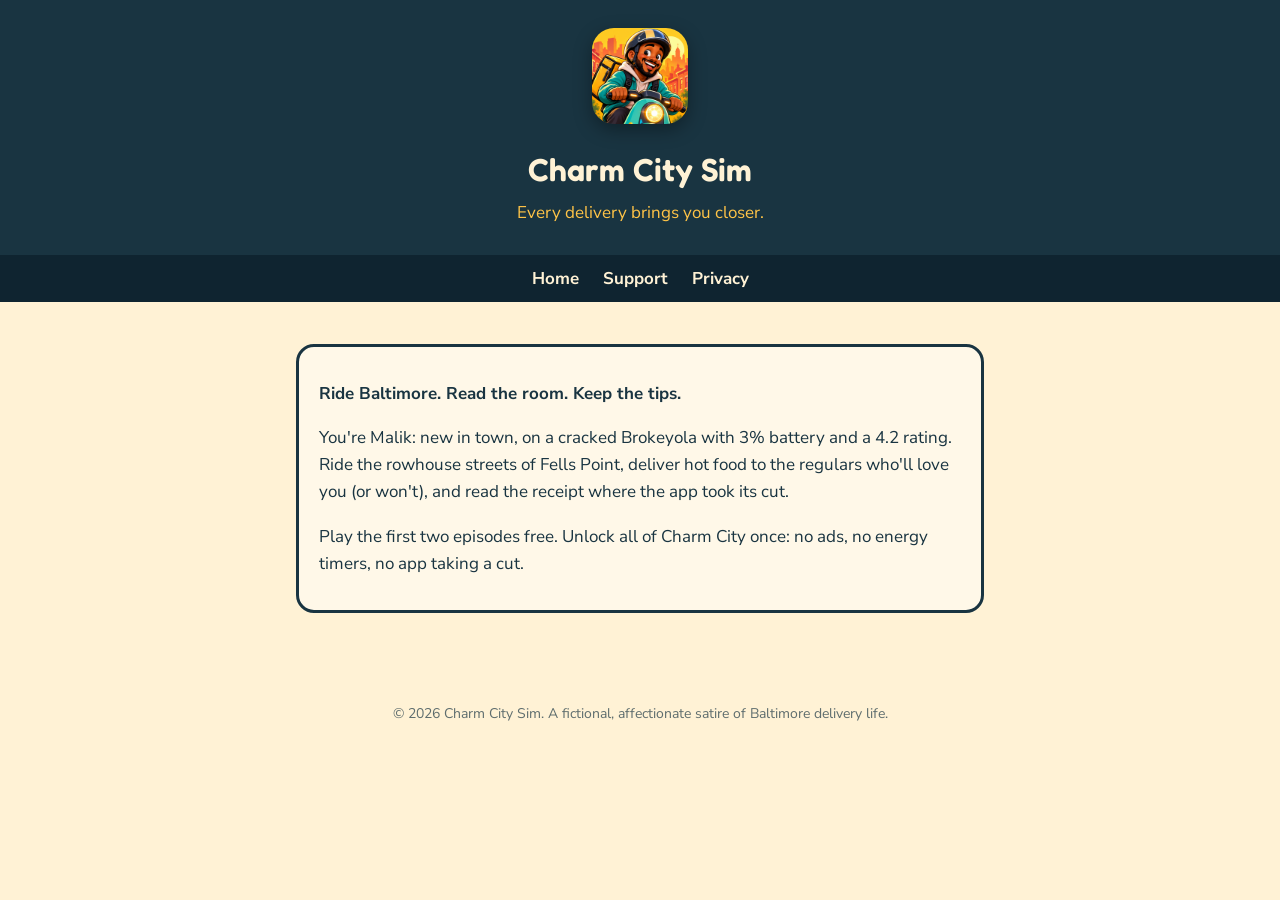
<file: index.html>
<!doctype html>
<html lang="en"><head><meta charset="utf-8"><meta name="viewport" content="width=device-width, initial-scale=1">
<title>Charm City Sim</title><link rel="icon" href="./assets/favicon.png">
<link rel="preconnect" href="https://fonts.googleapis.com"><link href="https://fonts.googleapis.com/css2?family=Fredoka:wght@600&family=Nunito+Sans:wght@400;700&display=swap" rel="stylesheet">
<link rel="stylesheet" href="./assets/site.css"></head><body>
<header><img src="./assets/icon-256.png" alt="Charm City Sim app icon"><h1>Charm City Sim</h1><p>Every delivery brings you closer.</p></header>
<nav><a href="./">Home</a><a href="./support/">Support</a><a href="./privacy/">Privacy</a></nav>
<main>
<div class="card"><p><strong>Ride Baltimore. Read the room. Keep the tips.</strong></p>
<p>You're Malik: new in town, on a cracked Brokeyola with 3% battery and a 4.2 rating. Ride the rowhouse streets of Fells Point, deliver hot food to the regulars who'll love you (or won't), and read the receipt where the app took its cut.</p>
<p>Play the first two episodes free. Unlock all of Charm City once: no ads, no energy timers, no app taking a cut.</p></div>
</main><footer>© 2026 Charm City Sim. A fictional, affectionate satire of Baltimore delivery life.</footer></body></html>
</file>
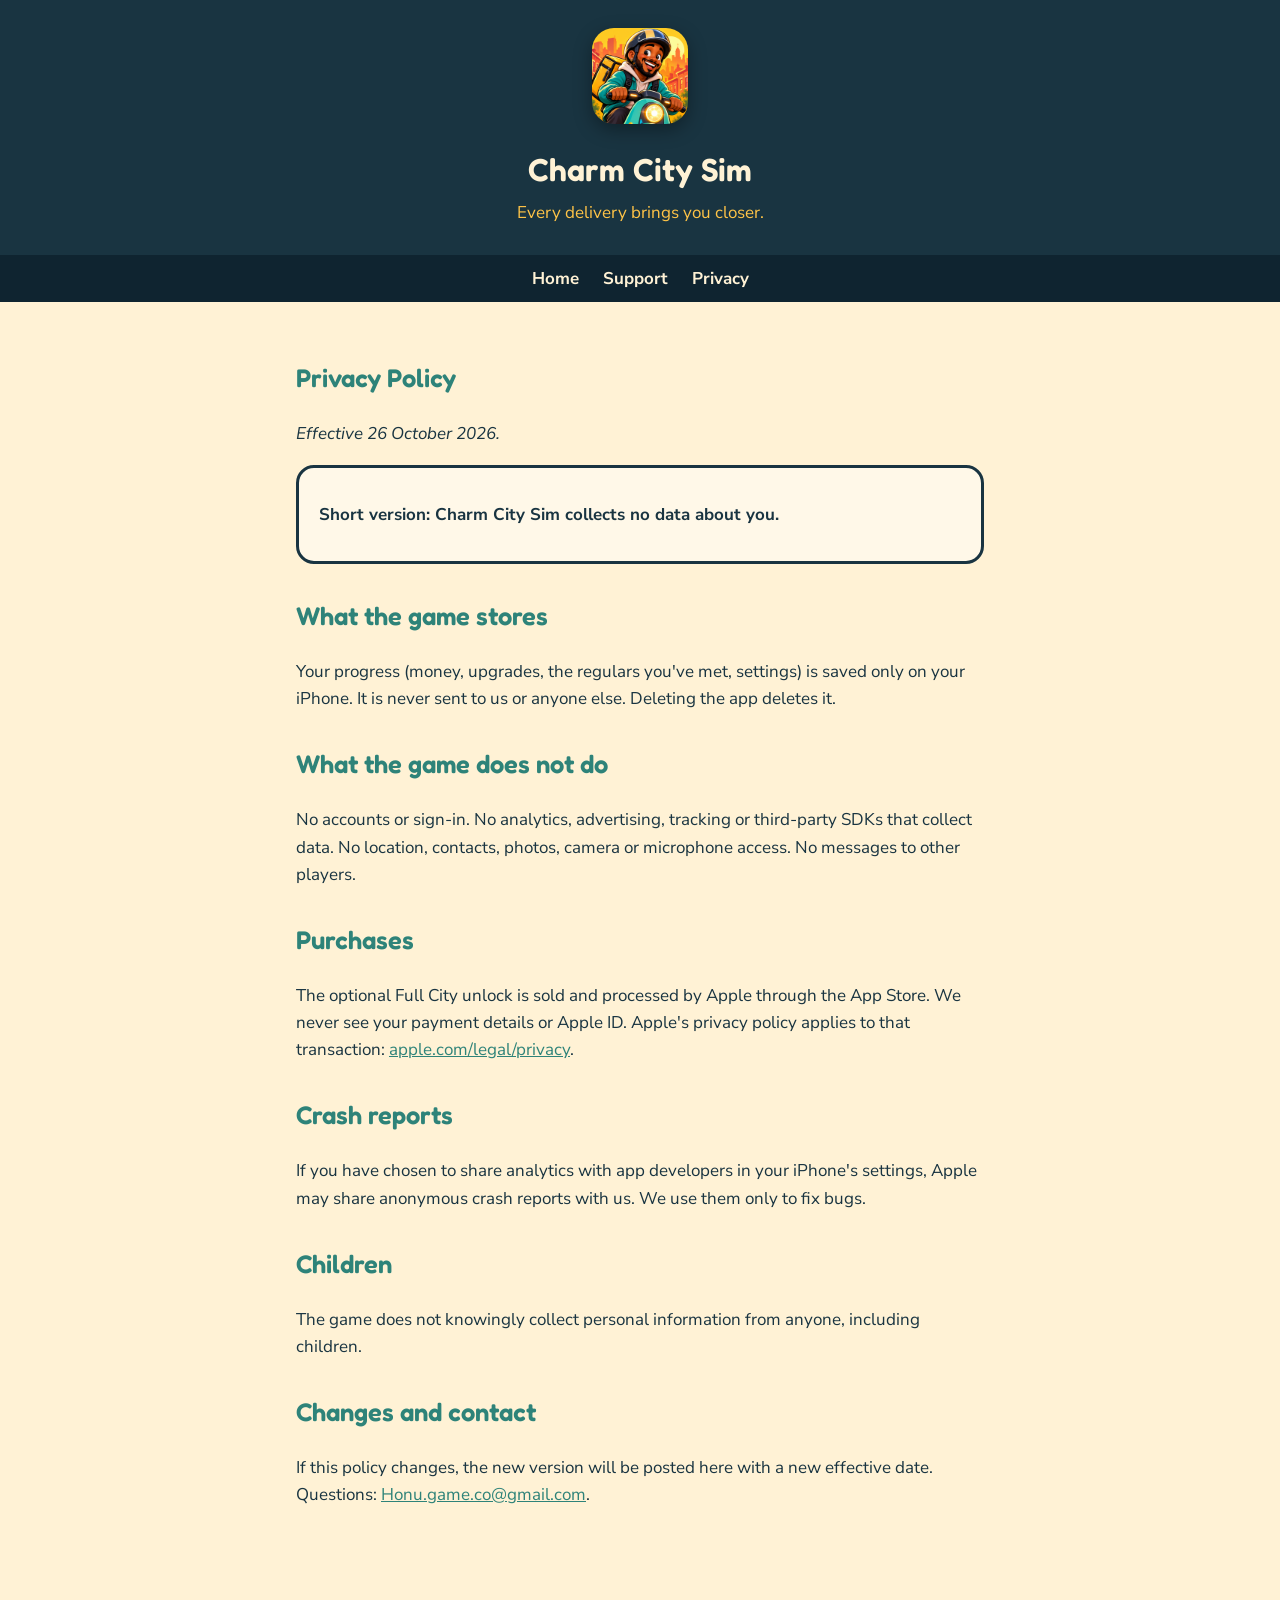
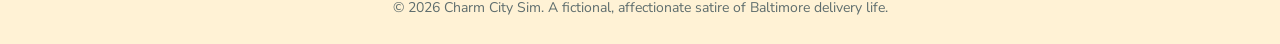
<file: privacy/index.html>
<!doctype html>
<html lang="en"><head><meta charset="utf-8"><meta name="viewport" content="width=device-width, initial-scale=1">
<title>Privacy Policy · Charm City Sim</title><link rel="icon" href="../assets/favicon.png">
<link rel="preconnect" href="https://fonts.googleapis.com"><link href="https://fonts.googleapis.com/css2?family=Fredoka:wght@600&family=Nunito+Sans:wght@400;700&display=swap" rel="stylesheet">
<link rel="stylesheet" href="../assets/site.css"></head><body>
<header><img src="../assets/icon-256.png" alt="Charm City Sim app icon"><h1>Charm City Sim</h1><p>Every delivery brings you closer.</p></header>
<nav><a href="../">Home</a><a href="../support/">Support</a><a href="../privacy/">Privacy</a></nav>
<main>
<h2>Privacy Policy</h2>
<p><em>Effective 26 October 2026.</em></p>
<div class="card"><p><strong>Short version: Charm City Sim collects no data about you.</strong></p></div>
<h2>What the game stores</h2>
<p>Your progress (money, upgrades, the regulars you've met, settings) is saved only on your iPhone. It is never sent to us or anyone else. Deleting the app deletes it.</p>
<h2>What the game does not do</h2>
<p>No accounts or sign-in. No analytics, advertising, tracking or third-party SDKs that collect data. No location, contacts, photos, camera or microphone access. No messages to other players.</p>
<h2>Purchases</h2>
<p>The optional Full City unlock is sold and processed by Apple through the App Store. We never see your payment details or Apple ID. Apple's privacy policy applies to that transaction: <a href="https://www.apple.com/legal/privacy/">apple.com/legal/privacy</a>.</p>
<h2>Crash reports</h2>
<p>If you have chosen to share analytics with app developers in your iPhone's settings, Apple may share anonymous crash reports with us. We use them only to fix bugs.</p>
<h2>Children</h2>
<p>The game does not knowingly collect personal information from anyone, including children.</p>
<h2>Changes and contact</h2>
<p>If this policy changes, the new version will be posted here with a new effective date. Questions: <a href="mailto:Honu.game.co@gmail.com">Honu.game.co@gmail.com</a>.</p>
</main><footer>© 2026 Charm City Sim. A fictional, affectionate satire of Baltimore delivery life.</footer></body></html>
</file>
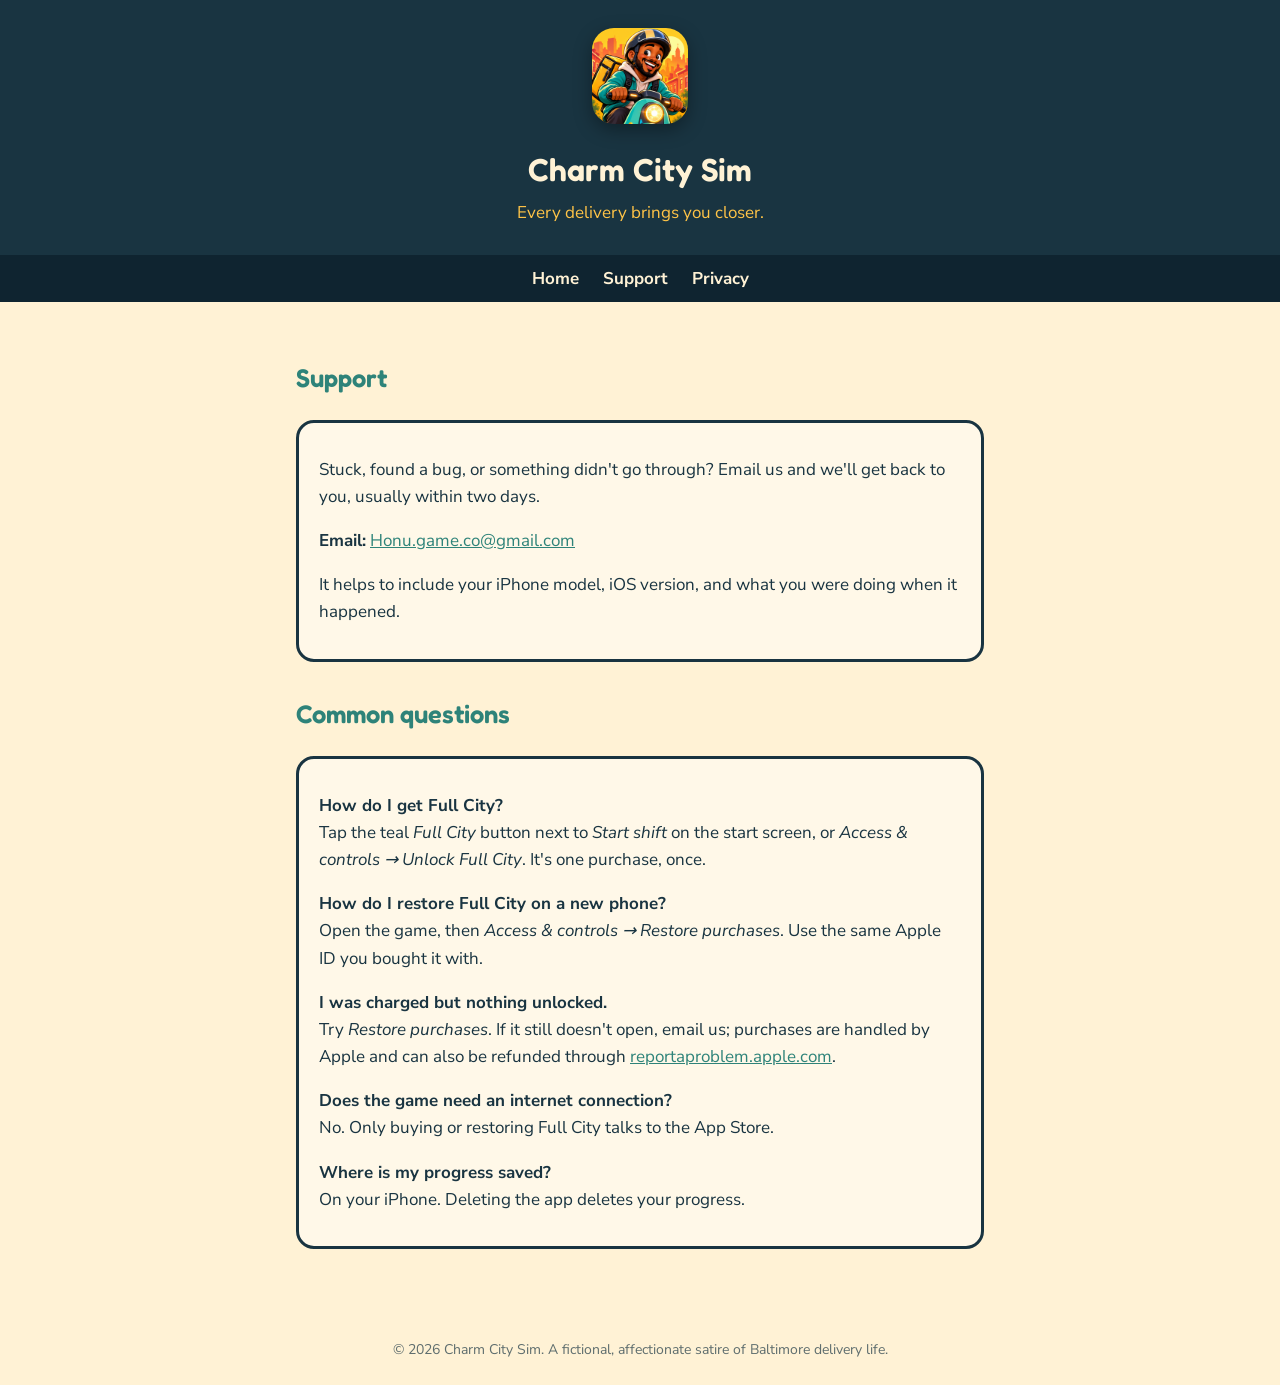
<file: support/index.html>
<!doctype html>
<html lang="en"><head><meta charset="utf-8"><meta name="viewport" content="width=device-width, initial-scale=1">
<title>Support · Charm City Sim</title><link rel="icon" href="../assets/favicon.png">
<link rel="preconnect" href="https://fonts.googleapis.com"><link href="https://fonts.googleapis.com/css2?family=Fredoka:wght@600&family=Nunito+Sans:wght@400;700&display=swap" rel="stylesheet">
<link rel="stylesheet" href="../assets/site.css"></head><body>
<header><img src="../assets/icon-256.png" alt="Charm City Sim app icon"><h1>Charm City Sim</h1><p>Every delivery brings you closer.</p></header>
<nav><a href="../">Home</a><a href="../support/">Support</a><a href="../privacy/">Privacy</a></nav>
<main>
<h2>Support</h2>
<div class="card"><p>Stuck, found a bug, or something didn't go through? Email us and we'll get back to you, usually within two days.</p>
<p><strong>Email:</strong> <a href="mailto:Honu.game.co@gmail.com">Honu.game.co@gmail.com</a></p>
<p>It helps to include your iPhone model, iOS version, and what you were doing when it happened.</p></div>
<h2>Common questions</h2>
<div class="card"><p><strong>How do I get Full City?</strong><br>Tap the teal <em>Full City</em> button next to <em>Start shift</em> on the start screen, or <em>Access &amp; controls → Unlock Full City</em>. It's one purchase, once.</p>
<p><strong>How do I restore Full City on a new phone?</strong><br>Open the game, then <em>Access &amp; controls → Restore purchases</em>. Use the same Apple ID you bought it with.</p>
<p><strong>I was charged but nothing unlocked.</strong><br>Try <em>Restore purchases</em>. If it still doesn't open, email us; purchases are handled by Apple and can also be refunded through <a href="https://reportaproblem.apple.com">reportaproblem.apple.com</a>.</p>
<p><strong>Does the game need an internet connection?</strong><br>No. Only buying or restoring Full City talks to the App Store.</p>
<p><strong>Where is my progress saved?</strong><br>On your iPhone. Deleting the app deletes your progress.</p></div>
</main><footer>© 2026 Charm City Sim. A fictional, affectionate satire of Baltimore delivery life.</footer></body></html>
</file>
<file: assets/site.css>
:root { --navy:#193441; --deep:#0F2430; --cream:#FFF2D5; --gold:#FFC447; --teal:#2E8379; --coral:#EF795D; }
* { box-sizing: border-box; }
body { margin: 0; background: var(--cream); color: var(--navy); font: 17px/1.6 "Nunito Sans", system-ui, sans-serif; }
header { background: var(--navy); color: var(--cream); padding: 28px 20px; text-align: center; }
header img { width: 96px; height: 96px; border-radius: 22px; box-shadow: 0 6px 18px rgba(0,0,0,.35); }
header h1 { font-family: "Fredoka", system-ui, sans-serif; font-weight: 600; margin: 12px 0 4px; font-size: 32px; }
header p { margin: 0; color: var(--gold); }
nav { text-align: center; padding: 10px; background: var(--deep); }
nav a { color: var(--cream); margin: 0 12px; text-decoration: none; font-weight: 700; }
main { max-width: 720px; margin: 0 auto; padding: 24px 16px 48px; }
h2 { font-family: "Fredoka", system-ui, sans-serif; font-weight: 600; color: var(--teal); margin-top: 32px; }
.card { background: #fff8e8; border: 3px solid var(--navy); border-radius: 18px; padding: 16px 20px; margin: 18px 0; }
a { color: var(--teal); }
footer { text-align: center; font-size: 14px; padding: 24px 16px; color: rgba(25,52,65,.7); }
</file>
